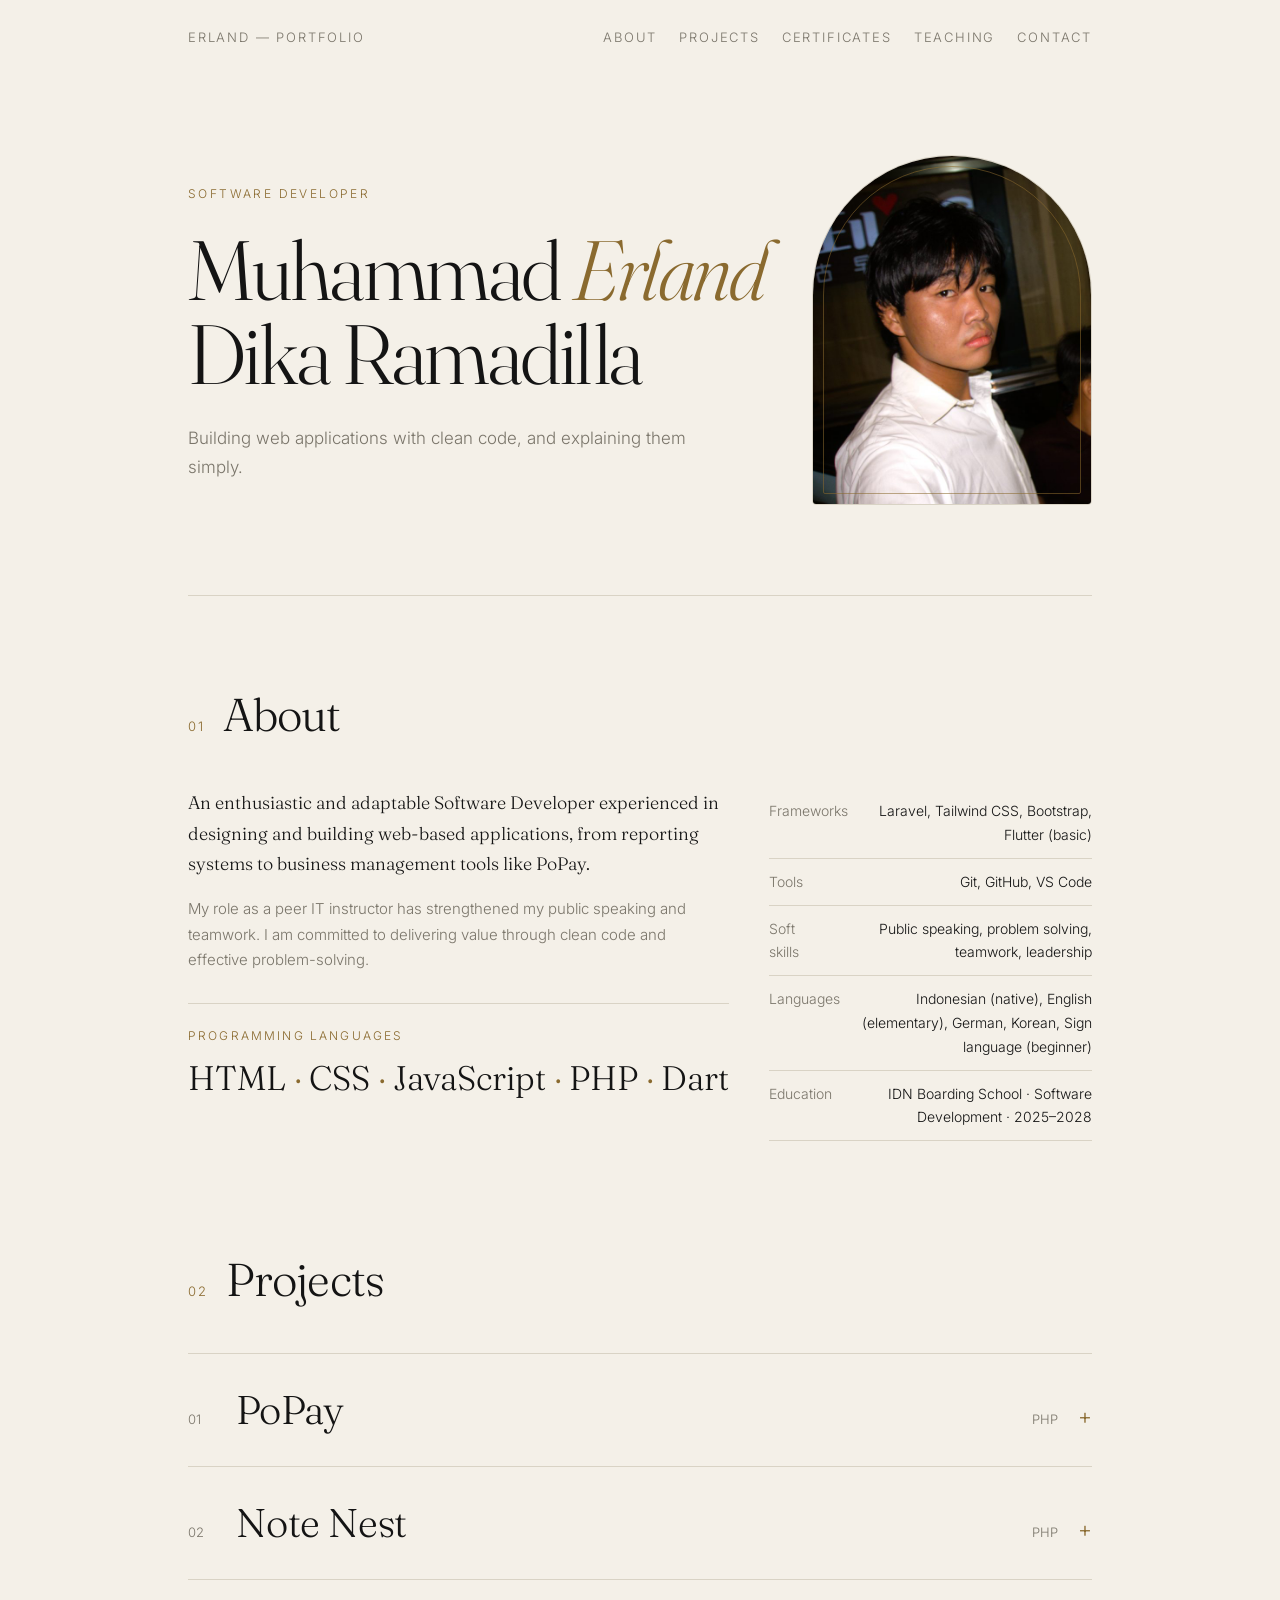
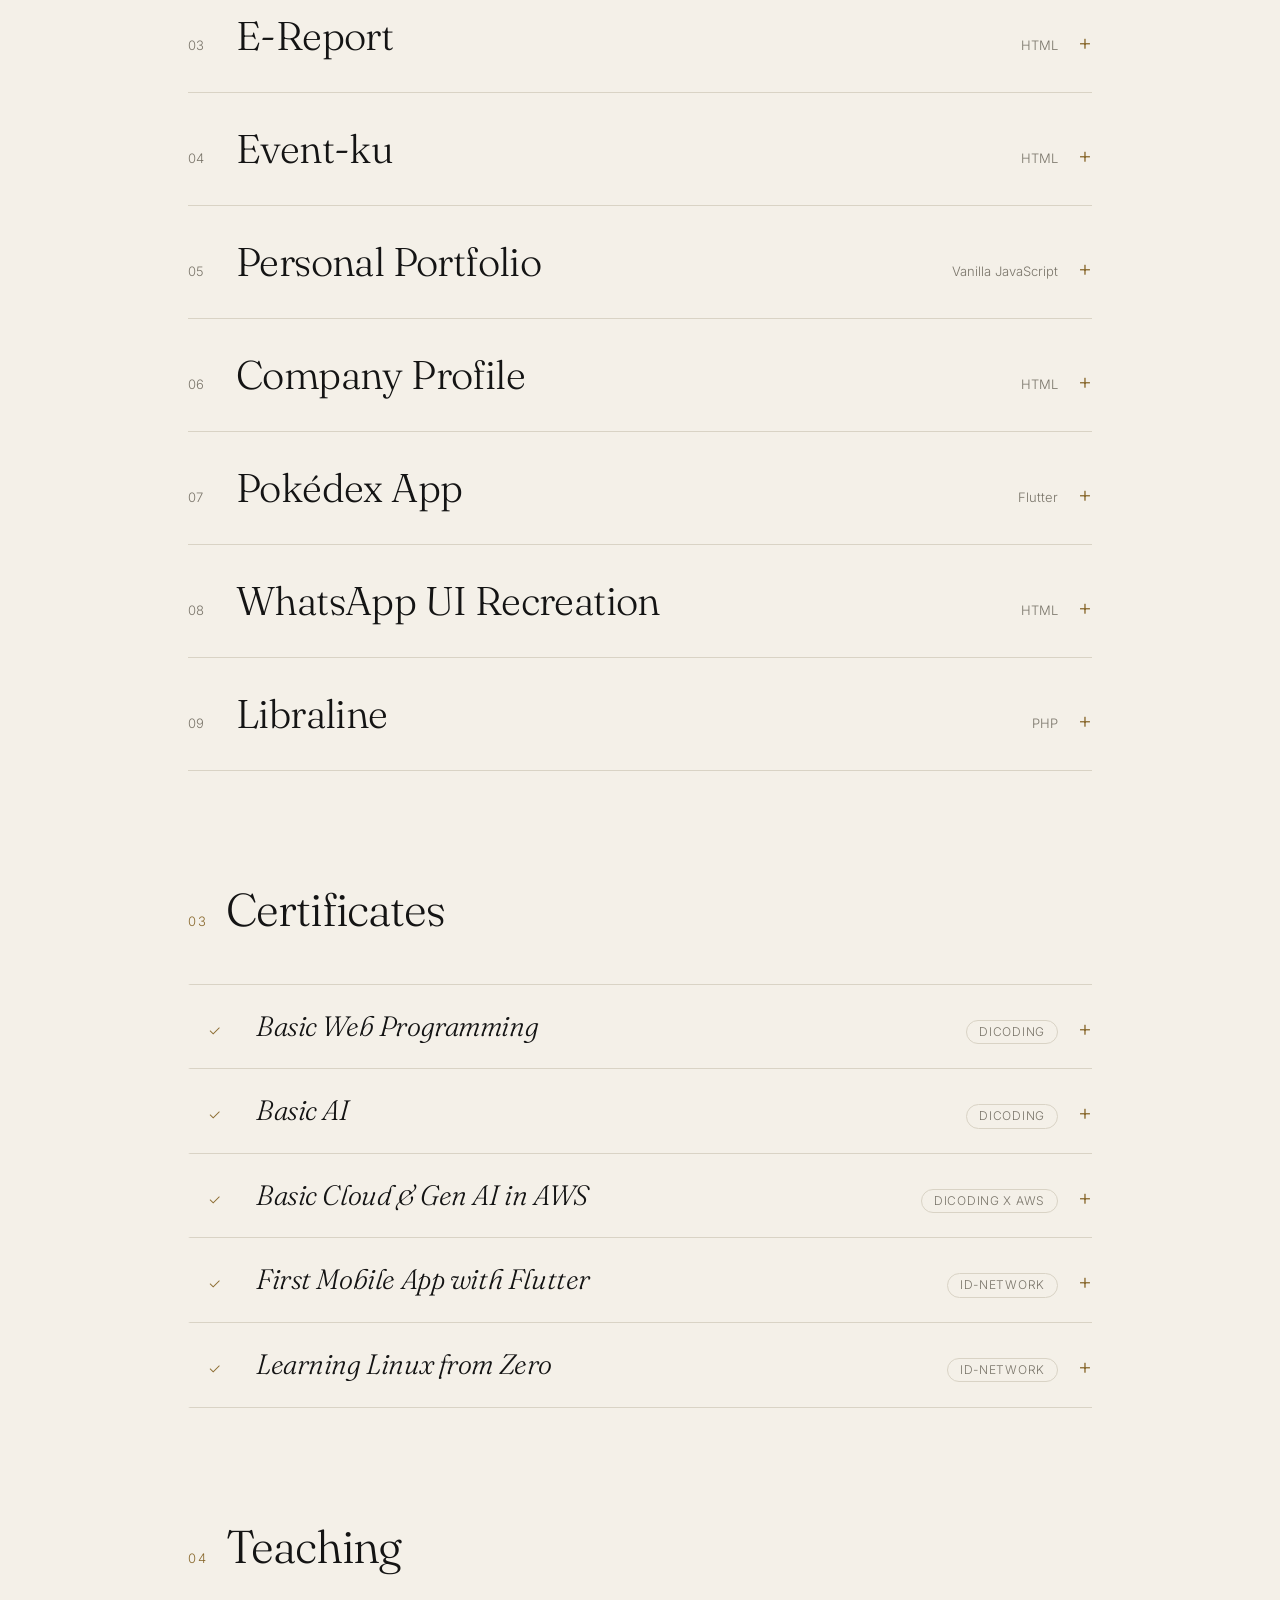
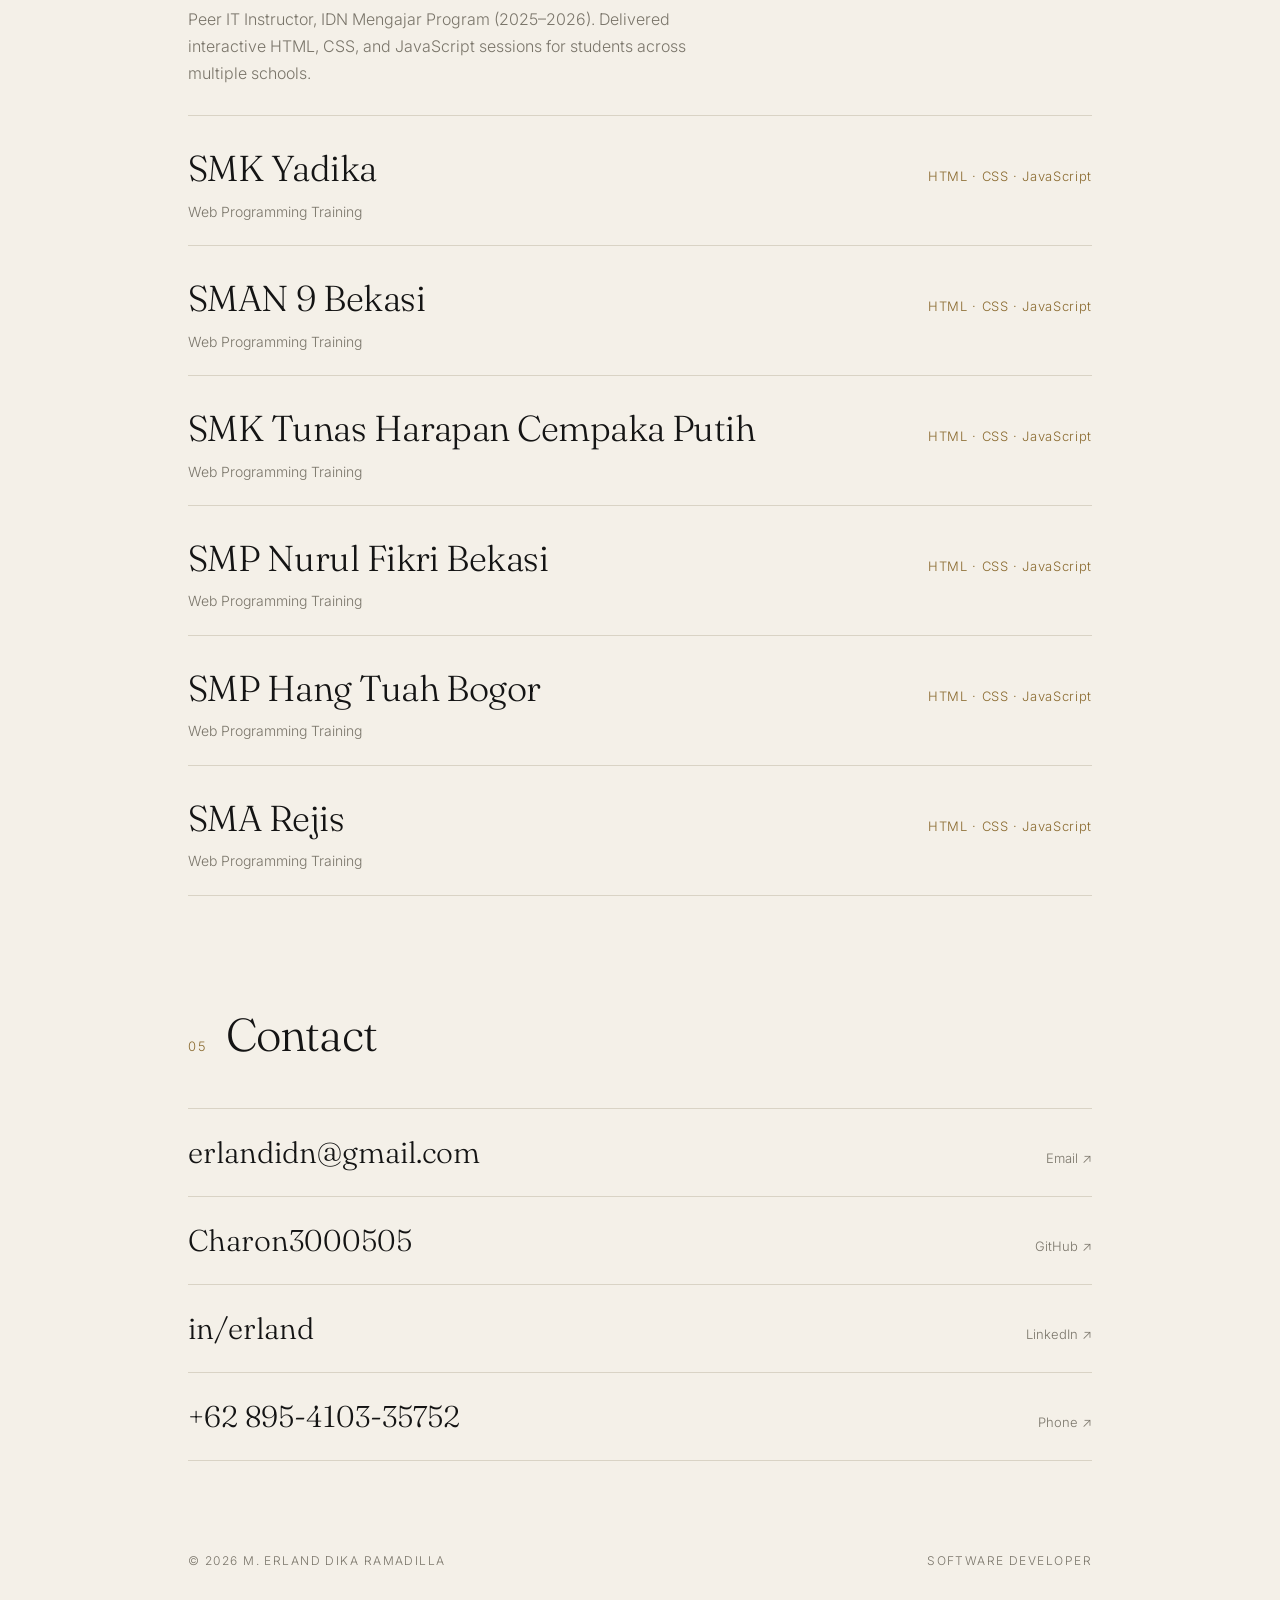
<file: index.html>
<!doctype html>
<html lang="en">
  <head>
    <meta charset="UTF-8" />
    <meta
      name="viewport"
      content="width=device-width, initial-scale=1, viewport-fit=cover"
    />
    <title>Erland — Software Developer</title>
    <link
      rel="stylesheet"
      href="https://fonts.googleapis.com/css2?family=Fraunces:ital,opsz,wght@0,9..144,300;0,9..144,500;1,9..144,300&family=Inter:wght@300;400;500&display=swap"
    />
    <link rel="stylesheet" href="css/style.css" />
  </head>
  <body>
    <div class="wrap">
  <div class="wrap">
      <header>
        <div>Erland — Portfolio</div>
        <div>
          <a href="#about">About</a><a href="#projects">Projects</a
          ><a href="#certificates">Certificates</a
          ><a href="#teaching">Teaching</a><a href="#contact">Contact</a>
        </div>
      </header>

      <div class="hero">
        <div>
          <small>Software Developer</small>
          <h1>Muhammad <em>Erland</em> Dika Ramadilla</h1>
          <p>
            Building web applications with clean code, and explaining them
            simply.
          </p>
        </div>
        <div class="me" id="me"></div>
      </div>
      <hr class="rule" />

      <section id="about">
        <div class="sh">
          <span>01</span>
          <h2>About</h2>
        </div>
        <div class="about">
          <div>
            <p class="serif">
              An enthusiastic and adaptable Software Developer experienced in
              designing and building web-based applications, from reporting
              systems to business management tools like PoPay.
            </p>
            <p style="font-size: 15px; color: var(--muted)">
              My role as a peer IT instructor has strengthened my public
              speaking and teamwork. I am committed to delivering value through
              clean code and effective problem-solving.
            </p>
            <div class="lang">
              <small>Programming Languages</small>
              <div>
                HTML<i>·</i>CSS<i>·</i>JavaScript<i>·</i>PHP<i>·</i>Dart
              </div>
            </div>
          </div>
          <div class="facts">
            <div>
              <span>Frameworks</span
              ><span>Laravel, Tailwind CSS, Bootstrap, Flutter (basic)</span>
            </div>
            <div><span>Tools</span><span>Git, GitHub, VS Code</span></div>
            <div>
              <span>Soft skills</span
              ><span
                >Public speaking, problem solving, teamwork, leadership</span
              >
            </div>
            <div>
              <span>Languages</span
              ><span
                >Indonesian (native), English (elementary), German, Korean, Sign
                language (beginner)</span
              >
            </div>
            <div>
              <span>Education</span
              ><span
                >IDN Boarding School · Software Development · 2025–2028</span
              >
            </div>
          </div>
        </div>
      </section>

      <section id="projects">
        <div class="sh">
          <span>02</span>
          <h2>Projects</h2>
        </div>
        <div id="plist"></div>
      </section>

      <section id="certificates">
        <div class="sh">
          <span>03</span>
          <h2>Certificates</h2>
        </div>
        <div id="clist"></div>
      </section>

      <section id="teaching">
        <div class="sh">
          <span>04</span>
          <h2>Teaching</h2>
        </div>
        <p style="max-width: 560px; color: var(--muted); margin: -14px 0 28px">
          Peer IT Instructor, IDN Mengajar Program (2025–2026). Delivered
          interactive HTML, CSS, and JavaScript sessions for students across
          multiple schools.
        </p>
        <div id="teach"></div>
      </section>

      <section id="contact">
        <div class="sh">
          <span>05</span>
          <h2>Contact</h2>
        </div>
        <div class="contact">
          <a href="mailto:erlandidn@gmail.com"
            >erlandidn@gmail.com<span>Email ↗</span></a
          >
          <a href="https://github.com/Charon3000505"
            >Charon3000505<span>GitHub ↗</span></a
          >
          <a href="https://linkedin.com/in/erland"
            >in/erland<span>LinkedIn ↗</span></a
          >
          <a href="tel:+62895410335752"
            >+62 895-4103-35752<span>Phone ↗</span></a
          >
        </div>
      </section>

      <footer>
        <span>© 2026 M. Erland Dika Ramadilla</span
        ><span>Software Developer</span>
      </footer>
    </div>

    <div id="pv"></div>
    <div id="lb" onclick="this.classList.remove('on')">
      <img id="lbi" alt="" />
    </div>

    <script src="js/main.js"></script>
  </body>
</html>
</file>
<file: css/style.css>
:root {
      box-sizing: border-box;
      padding-top: env(safe-area-inset-top, 0px);
      padding-bottom: env(safe-area-inset-bottom, 0px);
      --bg: #f4f0e8;
      --text: #141414;
      --muted: #7a756a;
      --line: #d9d3c5;
      --accent: #8a6a2f;
  }

  @media (prefers-color-scheme: dark) {
      :root:not([data-theme="light"]) {
          --bg: #0c0c0d;
          --text: #f1ede4;
          --muted: #8a867d;
          --line: #26262a;
          --accent: #d4b483;
      }
  }

  :root[data-theme="dark"] {
      --bg: #0c0c0d;
      --text: #f1ede4;
      --muted: #8a867d;
      --line: #26262a;
      --accent: #d4b483;
  }

  * {
      box-sizing: border-box;
  }

  html {
      scroll-behavior: smooth;
  }

  body {
      margin: 0;
      background: var(--bg);
      color: var(--text);
      font-family: Inter, system-ui, sans-serif;
      font-weight: 300;
      line-height: 1.7;
  }

  .serif {
      font-family: Fraunces, Georgia, "Times New Roman", serif;
  }

  .wrap {
      max-width: 1000px;
      margin: auto;
      padding: 0 24px;
  }

  header {
      display: flex;
      justify-content: space-between;
      padding: 26px 0;
      font-size: 13px;
      letter-spacing: 0.14em;
      text-transform: uppercase;
      color: var(--muted);
  }

  header a {
      color: inherit;
      text-decoration: none;
      margin-left: 22px;
  }

  header a:hover {
      color: var(--accent);
  }

  @media (max-width: 640px) {
      header a:not(:last-child) {
          display: none;
      }
  }

  .hero {
      padding: 9vh 0 10vh;
      display: grid;
      grid-template-columns: 1fr 280px;
      gap: 48px;
      align-items: center;
  }

  .me {
      aspect-ratio: 4/5;
      border: 1px solid var(--line);
      border-radius: 140px 140px 4px 4px;
      overflow: hidden;
      position: relative;
      display: grid;
      place-items: center;
      background: repeating-linear-gradient(135deg,
              transparent 0 10px,
              var(--line) 10px 11px);
  }

  .me::after {
      content: "";
      position: absolute;
      inset: 10px;
      border: 1px solid var(--accent);
      border-radius: 130px 130px 2px 2px;
      pointer-events: none;
      opacity: 0.55;
  }

  .me img {
      width: 100%;
      height: 100%;
      object-fit: cover;
      object-position: 50% 25%;
      display: block;
  }

  .me b {
      font-family: Fraunces, Georgia, serif;
      font-weight: 300;
      font-size: 120px;
      color: var(--accent);
      line-height: 1;
  }

  .me span {
      position: absolute;
      bottom: 22px;
      font-size: 11px;
      letter-spacing: 0.18em;
      text-transform: uppercase;
      color: var(--muted);
  }

  @media (max-width: 760px) {
      .hero {
          grid-template-columns: 1fr;
          gap: 28px;
          padding-top: 4vh;
      }

      .me {
          order: -1;
          width: 180px;
          border-radius: 90px 90px 4px 4px;
      }

      .me b {
          font-size: 72px;
      }

      .me::after {
          border-radius: 80px 80px 2px 2px;
      }
  }

  .hero small {
      color: var(--accent);
      letter-spacing: 0.2em;
      text-transform: uppercase;
      font-size: 12px;
  }

  .hero h1 {
      font-family: Fraunces, Georgia, serif;
      font-weight: 300;
      font-size: clamp(40px, 7.5vw, 84px);
      line-height: 1;
      letter-spacing: -0.03em;
      margin: 22px 0 28px;
  }

  .hero h1 em {
      color: var(--accent);
      font-weight: 300;
  }

  .hero p {
      max-width: 520px;
      color: var(--muted);
      font-size: 17px;
      margin: 0;
  }

  .rule {
      height: 1px;
      background: var(--line);
      border: 0;
      margin: 0;
  }

  section {
      padding: 80px 0 20px;
  }

  .sh {
      display: flex;
      align-items: baseline;
      gap: 18px;
      margin-bottom: 34px;
  }

  .sh span {
      color: var(--accent);
      font-size: 13px;
      letter-spacing: 0.16em;
  }

  .sh h2 {
      font-family: Fraunces, Georgia, serif;
      font-weight: 300;
      font-size: clamp(30px, 5vw, 46px);
      margin: 0;
      letter-spacing: -0.02em;
  }

  .about {
      display: grid;
      gap: 40px;
      grid-template-columns: 1.4fr 1fr;
  }

  @media (max-width: 760px) {
      .about {
          grid-template-columns: 1fr;
      }
  }

  .about p {
      margin: 0 0 16px;
      font-size: 18px;
  }

  .lang {
      margin-top: 30px;
      padding-top: 22px;
      border-top: 1px solid var(--line);
  }

  .lang small {
      display: block;
      color: var(--accent);
      font-size: 12px;
      letter-spacing: 0.18em;
      text-transform: uppercase;
      margin-bottom: 10px;
  }

  .lang div {
      font-family: Fraunces, Georgia, serif;
      font-size: clamp(24px, 4vw, 34px);
      font-weight: 300;
      line-height: 1.35;
  }

  .lang i {
      color: var(--accent);
      font-style: normal;
      padding: 0 8px;
  }

  .facts div {
      display: flex;
      justify-content: space-between;
      gap: 14px;
      padding: 11px 0;
      border-bottom: 1px solid var(--line);
      font-size: 14px;
  }

  .facts div span:first-child {
      color: var(--muted);
  }

  .facts div span:last-child {
      text-align: right;
  }

  .row {
      border-top: 1px solid var(--line);
      cursor: pointer;
  }

  .row:last-child {
      border-bottom: 1px solid var(--line);
  }

  .rh {
      display: flex;
      align-items: baseline;
      gap: 20px;
      padding: 22px 0;
      transition:
          padding 0.35s,
          color 0.3s;
  }

  .rh .n {
      color: var(--muted);
      font-size: 13px;
      width: 28px;
      flex: none;
  }

  .rh .t {
      font-family: Fraunces, Georgia, serif;
      font-weight: 300;
      font-size: clamp(24px, 4.4vw, 40px);
      flex: 1;
      letter-spacing: -0.015em;
  }

  .rh .k {
      color: var(--muted);
      font-size: 13px;
      text-align: right;
  }

  .rh .p {
      color: var(--accent);
      font-size: 22px;
      transition: transform 0.3s;
      flex: none;
  }

  .row:hover .rh {
      padding-left: 14px;
      color: var(--accent);
  }

  .row.open .p,
  .cert.open .p {
      transform: rotate(45deg);
  }

  .rb {
      display: grid;
      grid-template-rows: 0fr;
      transition: grid-template-rows 0.4s;
  }

  .row.open .rb,
  .cert.open .rb {
      grid-template-rows: 1fr;
  }

  .rb>div {
      overflow: hidden;
  }

  .rbi {
      display: grid;
      grid-template-columns: 1fr;
      gap: 26px;
      padding: 0 0 28px 48px;
  }

  @media (max-width: 700px) {
      .rbi {
          grid-template-columns: 1fr;
          padding-left: 0;
      }
  }

  .rbi p {
      margin: 0 0 10px;
      color: var(--muted);
  }

  .lk {
      display: flex;
      gap: 10px;
      flex-wrap: wrap;
      margin-top: 16px;
  }

  .lk a,
  .lk span {
      font-size: 13px;
      padding: 6px 16px;
      border: 1px solid var(--accent);
      border-radius: 99px;
      color: var(--accent);
      text-decoration: none;
      letter-spacing: 0.04em;
      transition:
          background 0.25s,
          color 0.25s;
  }

  .lk a:hover {
      background: var(--accent);
      color: var(--bg);
  }

  .lk span {
      border-color: var(--line);
      color: var(--muted);
      cursor: default;
  }

  .rbi .tg {
      font-size: 13px;
      color: var(--accent);
      letter-spacing: 0.05em;
  }

  .fr {
      aspect-ratio: 4/3;
      border: 1px solid var(--line);
      display: grid;
      place-items: center;
      color: var(--muted);
      font-size: 12px;
      letter-spacing: 0.14em;
      text-transform: uppercase;
      overflow: hidden;
      background: repeating-linear-gradient(135deg,
              transparent 0 10px,
              var(--line) 10px 11px);
  }

  .fr img {
      width: 100%;
      height: 100%;
      object-fit: cover;
      display: block;
      cursor: zoom-in;
  }

  /* certificates: same behaviour, different look */
  .cert {
      border-top: 1px solid var(--line);
      border-left: 2px solid transparent;
      cursor: pointer;
      transition:
          border-color 0.3s,
          background 0.3s;
  }

  .cert:last-child {
      border-bottom: 1px solid var(--line);
  }

  .cert:hover,
  .cert.open {
      border-left-color: var(--accent);
  }

  .cert.open {
      background: linear-gradient(90deg,
              color-mix(in srgb, var(--accent) 7%, transparent),
              transparent);
  }

  .cert .rh {
      padding: 18px 0 18px 18px;
  }

  .cert:hover .rh {
      padding-left: 26px;
  }

  .cert .n {
      color: var(--accent);
      font-size: 15px;
  }

  .cert .t {
      font-style: italic;
      font-size: clamp(20px, 3.4vw, 28px);
  }

  .cert .k {
      border: 1px solid var(--line);
      border-radius: 99px;
      padding: 1px 12px;
      font-size: 12px;
      letter-spacing: 0.06em;
      text-transform: uppercase;
      white-space: nowrap;
  }

  .cert .rbi {
      grid-template-columns: 1fr 280px;
      padding-left: 66px;
  }

  @media (max-width: 700px) {
      .cert .rbi {
          grid-template-columns: 1fr;
          padding-left: 18px;
      }
  }

  .cert .fr {
      aspect-ratio: 1.414/1;
  }

  .cert .fr img {
      object-fit: contain;
      background: #fff;
  }

  .tr {
      display: flex;
      justify-content: space-between;
      align-items: baseline;
      gap: 16px;
      flex-wrap: wrap;
      padding: 22px 0;
      border-top: 1px solid var(--line);
  }

  .tr:last-child {
      border-bottom: 1px solid var(--line);
  }

  .tt {
      font-family: Fraunces, Georgia, serif;
      font-weight: 300;
      font-size: clamp(24px, 4.4vw, 36px);
      letter-spacing: -0.015em;
  }

  .ts {
      color: var(--muted);
      font-size: 14px;
  }

  .tk {
      color: var(--accent);
      font-size: 13px;
      letter-spacing: 0.05em;
  }

  .strip {
      display: flex;
      gap: 20px;
      overflow-x: auto;
      scroll-snap-type: x mandatory;
      padding-bottom: 18px;
  }

  .strip {
      scrollbar-width: thin;
      scrollbar-color: var(--accent) var(--line);
  }

  .strip::-webkit-scrollbar {
      height: 6px;
  }

  .strip::-webkit-scrollbar-track {
      background: var(--line);
      border-radius: 99px;
  }

  .strip::-webkit-scrollbar-thumb {
      background: var(--accent);
      border-radius: 99px;
  }

  .strip figure {
      margin: 0;
      flex: 0 0 min(320px, 78vw);
      scroll-snap-align: start;
  }

  .strip .fr {
      aspect-ratio: 3/4;
  }

  .strip figcaption {
      margin-top: 10px;
      font-size: 14px;
  }

  .strip figcaption span {
      display: block;
      color: var(--muted);
      font-size: 12px;
      letter-spacing: 0.08em;
      text-transform: uppercase;
  }

  .contact a {
      display: flex;
      justify-content: space-between;
      align-items: baseline;
      padding: 18px 0;
      border-top: 1px solid var(--line);
      color: var(--text);
      text-decoration: none;
      font-family: Fraunces, Georgia, serif;
      font-size: clamp(20px, 3.6vw, 30px);
      font-weight: 300;
      transition:
          padding 0.3s,
          color 0.3s;
  }

  .contact a:last-child {
      border-bottom: 1px solid var(--line);
  }

  .contact a:hover {
      padding-left: 12px;
      color: var(--accent);
  }

  .contact a span {
      font-family: Inter, sans-serif;
      font-size: 13px;
      color: var(--muted);
  }

  footer {
      padding: 70px 0 40px;
      color: var(--muted);
      font-size: 12px;
      letter-spacing: 0.12em;
      text-transform: uppercase;
      display: flex;
      justify-content: space-between;
      flex-wrap: wrap;
      gap: 8px;
  }

  #pv {
      position: fixed;
      width: 220px;
      aspect-ratio: 4/3;
      pointer-events: none;
      opacity: 0;
      transform: scale(0.9);
      transition:
          opacity 0.2s,
          transform 0.2s;
      z-index: 20;
      border: 1px solid var(--line);
      background: var(--bg);
      overflow: hidden;
      display: grid;
      place-items: center;
      font-family: Fraunces, Georgia, serif;
      font-size: 56px;
      color: var(--accent);
  }

  #pv.on {
      opacity: 1;
      transform: scale(1);
  }

  #pv img {
      width: 100%;
      height: 100%;
      object-fit: cover;
  }

  @media (hover: none) {
      #pv {
          display: none;
      }
  }

  #lb {
      position: fixed;
      inset: 0;
      background: rgba(0, 0, 0, 0.9);
      display: none;
      place-items: center;
      z-index: 50;
      padding: 20px;
  }

  #lb.on {
      display: grid;
  }

  #lb img {
      max-width: 100%;
      max-height: 85vh;
  }
</file>
